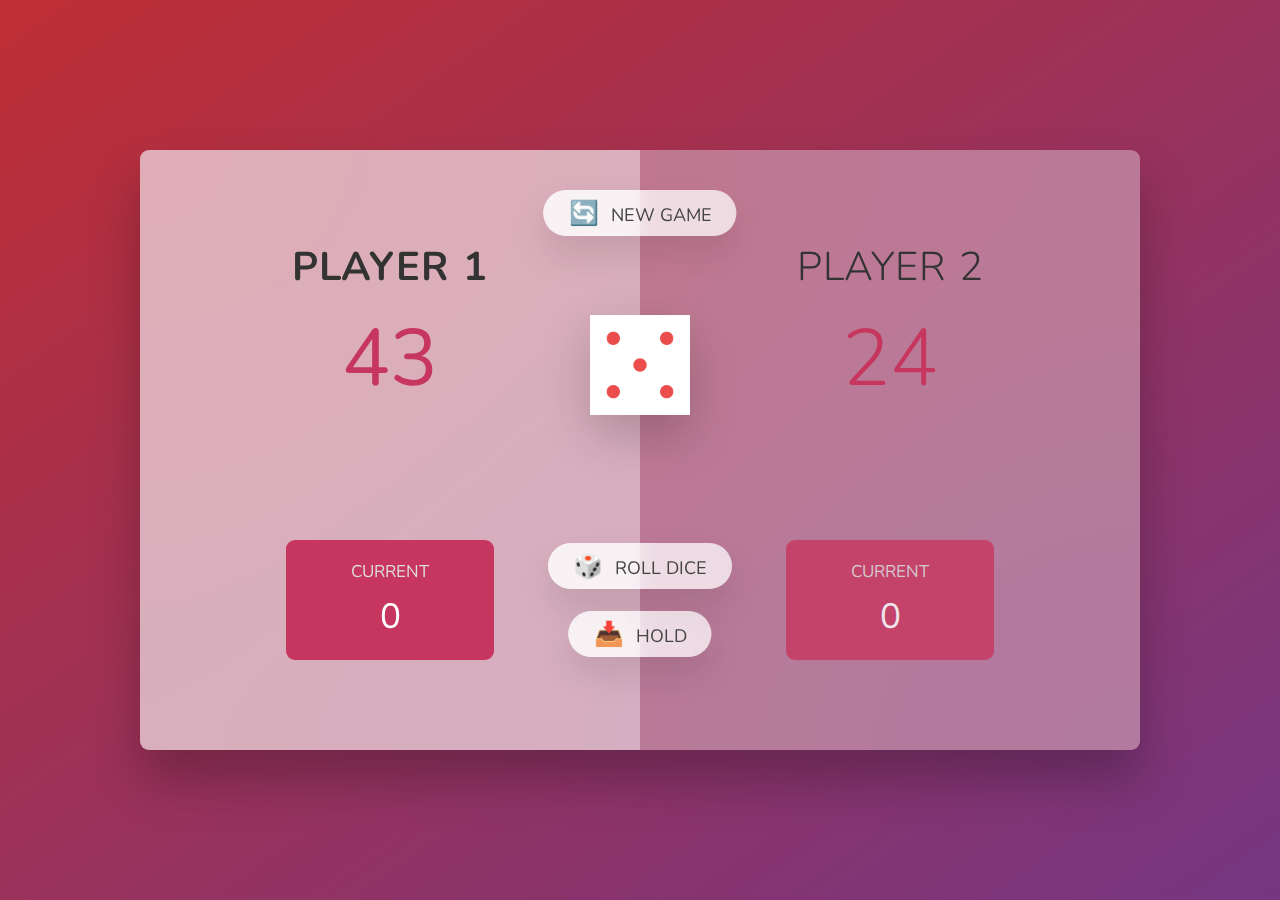
<file: 07-Pig-Game/index.html>
<!DOCTYPE html>
<html lang="en">
  <head>
    <meta charset="UTF-8" />
    <meta name="viewport" content="width=device-width, initial-scale=1.0" />
    <meta http-equiv="X-UA-Compatible" content="ie=edge" />
    <link rel="stylesheet" href="style.css" />
    <title>Pig Game</title>
  </head>
  <body>
    <main>
      <section class="player player--0 player--active">
        <h2 class="name" id="name--0">Player 1</h2>
        <p class="score" id="score--0">43</p>
        <div class="current">
          <p class="current-label">Current</p>
          <p class="current-score" id="current--0">0</p>
        </div>
      </section>
      <section class="player player--1">
        <h2 class="name" id="name--1">Player 2</h2>
        <p class="score" id="score--1">24</p>
        <div class="current">
          <p class="current-label">Current</p>
          <p class="current-score" id="current--1">0</p>
        </div>
      </section>

      <img src="dice-5.png" alt="Playing dice" class="dice" />
      <button class="btn btn--new">🔄 New game</button>
      <button class="btn btn--roll">🎲 Roll dice</button>
      <button class="btn btn--hold">📥 Hold</button>
    </main>
    <script src="script.js"></script>
  </body>
</html>
</file>
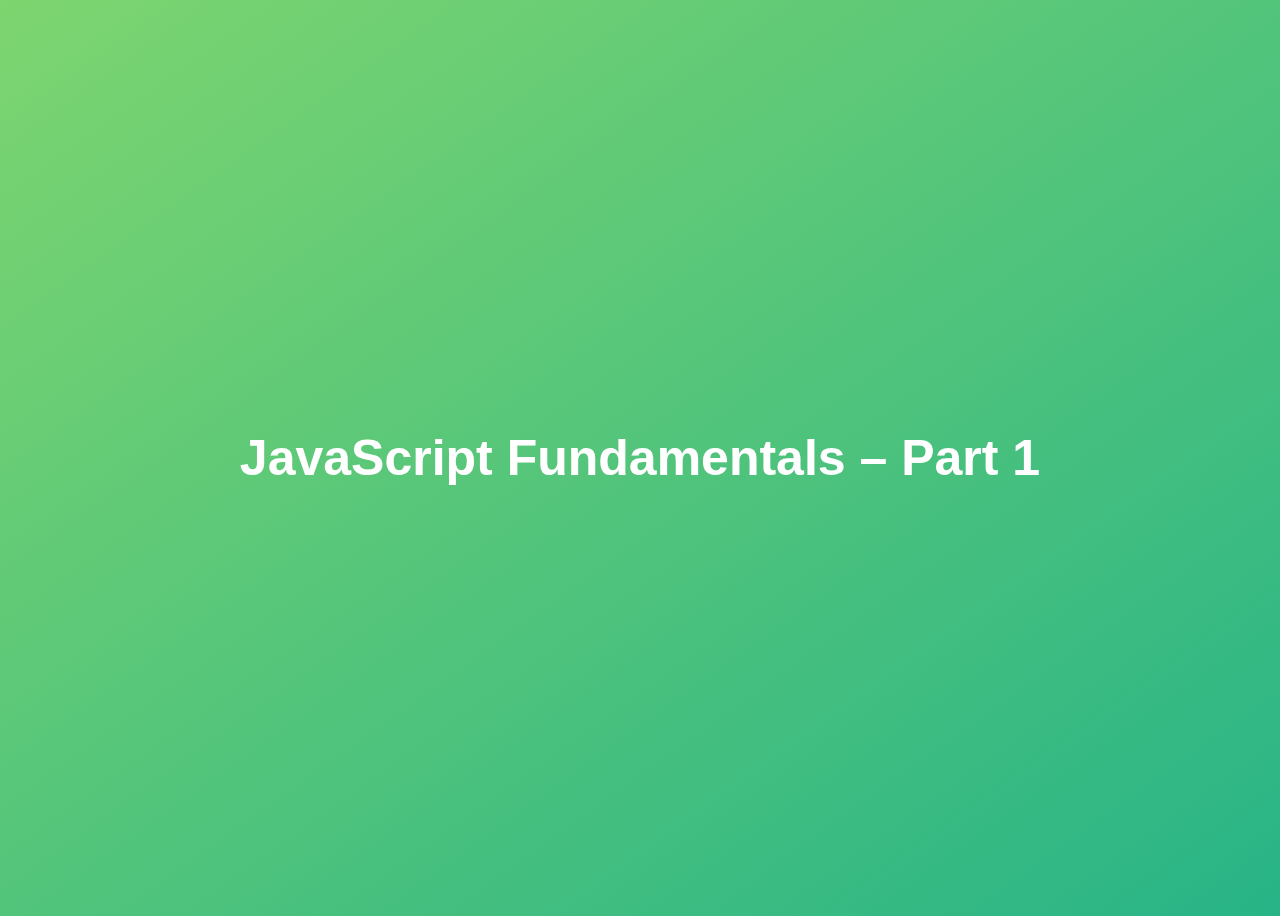
<file: 01-Fundamentals-Part-1/starter/index.html>
<!DOCTYPE html>
<html lang="en">
  <head>
    <meta charset="UTF-8" />
    <meta name="viewport" content="width=device-width, initial-scale=1.0" />
    <meta http-equiv="X-UA-Compatible" content="ie=edge" />
    <title>JavaScript Fundamentals – Part 1</title>
    <style>
      body {
        height: 100vh;
        display: flex;
        align-items: center;
        background: linear-gradient(to top left, #28b487, #7dd56f);
      }
      h1 {
        font-family: sans-serif;
        font-size: 50px;
        line-height: 1.3;
        width: 100%;
        padding: 30px;
        text-align: center;
        color: white;
      }
    </style>
  </head>
  <body>
    <h1>JavaScript Fundamentals – Part 1</h1>
  </body>
</html>
</file>
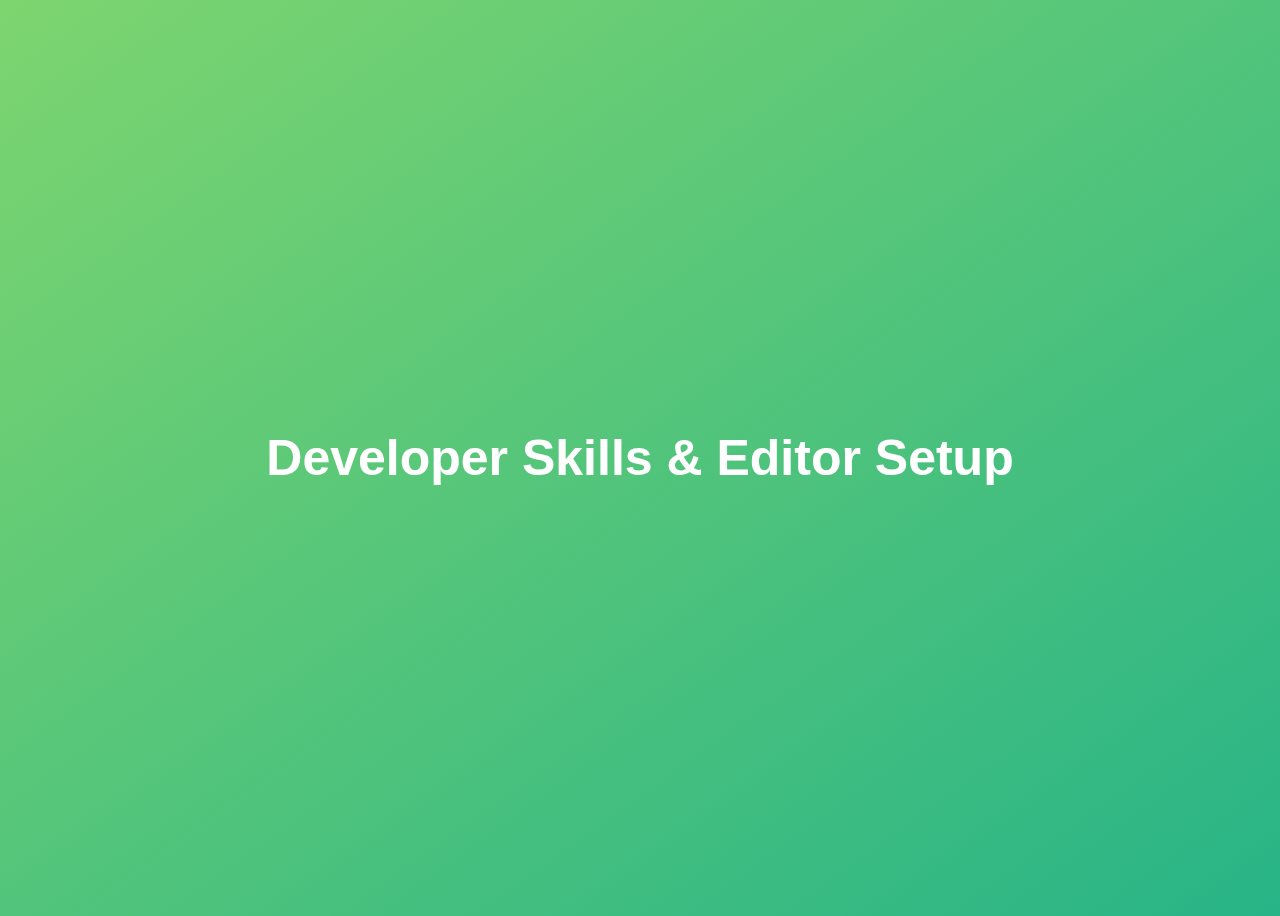
<file: 03-Developer-Skills/starter/index.html>
<!DOCTYPE html>
<html lang="en">
  <head>
    <meta charset="UTF-8" />
    <meta name="viewport" content="width=device-width, initial-scale=1.0" />
    <meta http-equiv="X-UA-Compatible" content="ie=edge" />
    <title>Developer Skills & Editor Setup</title>
    <style>
      body {
        height: 100vh;
        display: flex;
        align-items: center;
        background: linear-gradient(to top left, #28b487, #7dd56f);
      }
      h1 {
        font-family: sans-serif;
        font-size: 50px;
        line-height: 1.3;
        width: 100%;
        padding: 30px;
        text-align: center;
        color: white;
      }
    </style>
  </head>
  <body>
    <h1>Developer Skills & Editor Setup</h1>
    <script src="script.js"></script>
  </body>
</html>
</file>
<file: 07-Pig-Game/style.css>
@import url('https://fonts.googleapis.com/css2?family=Nunito&display=swap');

* {
  margin: 0;
  padding: 0;
  box-sizing: inherit;
}

html {
  font-size: 62.5%;
  box-sizing: border-box;
}

body {
  font-family: 'Nunito', sans-serif;
  font-weight: 400;
  height: 100vh;
  color: #333;
  background-image: linear-gradient(to top left, #753682 0%, #bf2e34 100%);
  display: flex;
  align-items: center;
  justify-content: center;
}

/* LAYOUT */
main {
  position: relative;
  width: 100rem;
  height: 60rem;
  background-color: rgba(255, 255, 255, 0.35);
  backdrop-filter: blur(200px);
  filter: blur();
  box-shadow: 0 3rem 5rem rgba(0, 0, 0, 0.25);
  border-radius: 9px;
  overflow: hidden;
  display: flex;
}

.player {
  flex: 50%;
  padding: 9rem;
  display: flex;
  flex-direction: column;
  align-items: center;
  transition: all 0.75s;
}

/* ELEMENTS */
.name {
  position: relative;
  font-size: 4rem;
  text-transform: uppercase;
  letter-spacing: 1px;
  word-spacing: 2px;
  font-weight: 300;
  margin-bottom: 1rem;
}

.score {
  font-size: 8rem;
  font-weight: 300;
  color: #c7365f;
  margin-bottom: auto;
}

.player--active {
  background-color: rgba(255, 255, 255, 0.4);
}
.player--active .name {
  font-weight: 700;
}
.player--active .score {
  font-weight: 400;
}

.player--active .current {
  opacity: 1;
}

.current {
  background-color: #c7365f;
  opacity: 0.8;
  border-radius: 9px;
  color: #fff;
  width: 65%;
  padding: 2rem;
  text-align: center;
  transition: all 0.75s;
}

.current-label {
  text-transform: uppercase;
  margin-bottom: 1rem;
  font-size: 1.7rem;
  color: #ddd;
}

.current-score {
  font-size: 3.5rem;
}

/* ABSOLUTE POSITIONED ELEMENTS */
.btn {
  position: absolute;
  left: 50%;
  transform: translateX(-50%);
  color: #444;
  background: none;
  border: none;
  font-family: inherit;
  font-size: 1.8rem;
  text-transform: uppercase;
  cursor: pointer;
  font-weight: 400;
  transition: all 0.2s;

  background-color: white;
  background-color: rgba(255, 255, 255, 0.6);
  backdrop-filter: blur(10px);

  padding: 0.7rem 2.5rem;
  border-radius: 50rem;
  box-shadow: 0 1.75rem 3.5rem rgba(0, 0, 0, 0.1);
}

.btn::first-letter {
  font-size: 2.4rem;
  display: inline-block;
  margin-right: 0.7rem;
}

.btn--new {
  top: 4rem;
}
.btn--roll {
  top: 39.3rem;
}
.btn--hold {
  top: 46.1rem;
}

.btn:active {
  transform: translate(-50%, 3px);
  box-shadow: 0 1rem 2rem rgba(0, 0, 0, 0.15);
}

.btn:focus {
  outline: none;
}

.dice {
  position: absolute;
  left: 50%;
  top: 16.5rem;
  transform: translateX(-50%);
  height: 10rem;
  box-shadow: 0 2rem 5rem rgba(0, 0, 0, 0.2);
}

.player--winner {
  background-color: #2f2f2f;
}

.player--winner .name {
  font-weight: 700;
  color: #c7365f;
}
</file>
